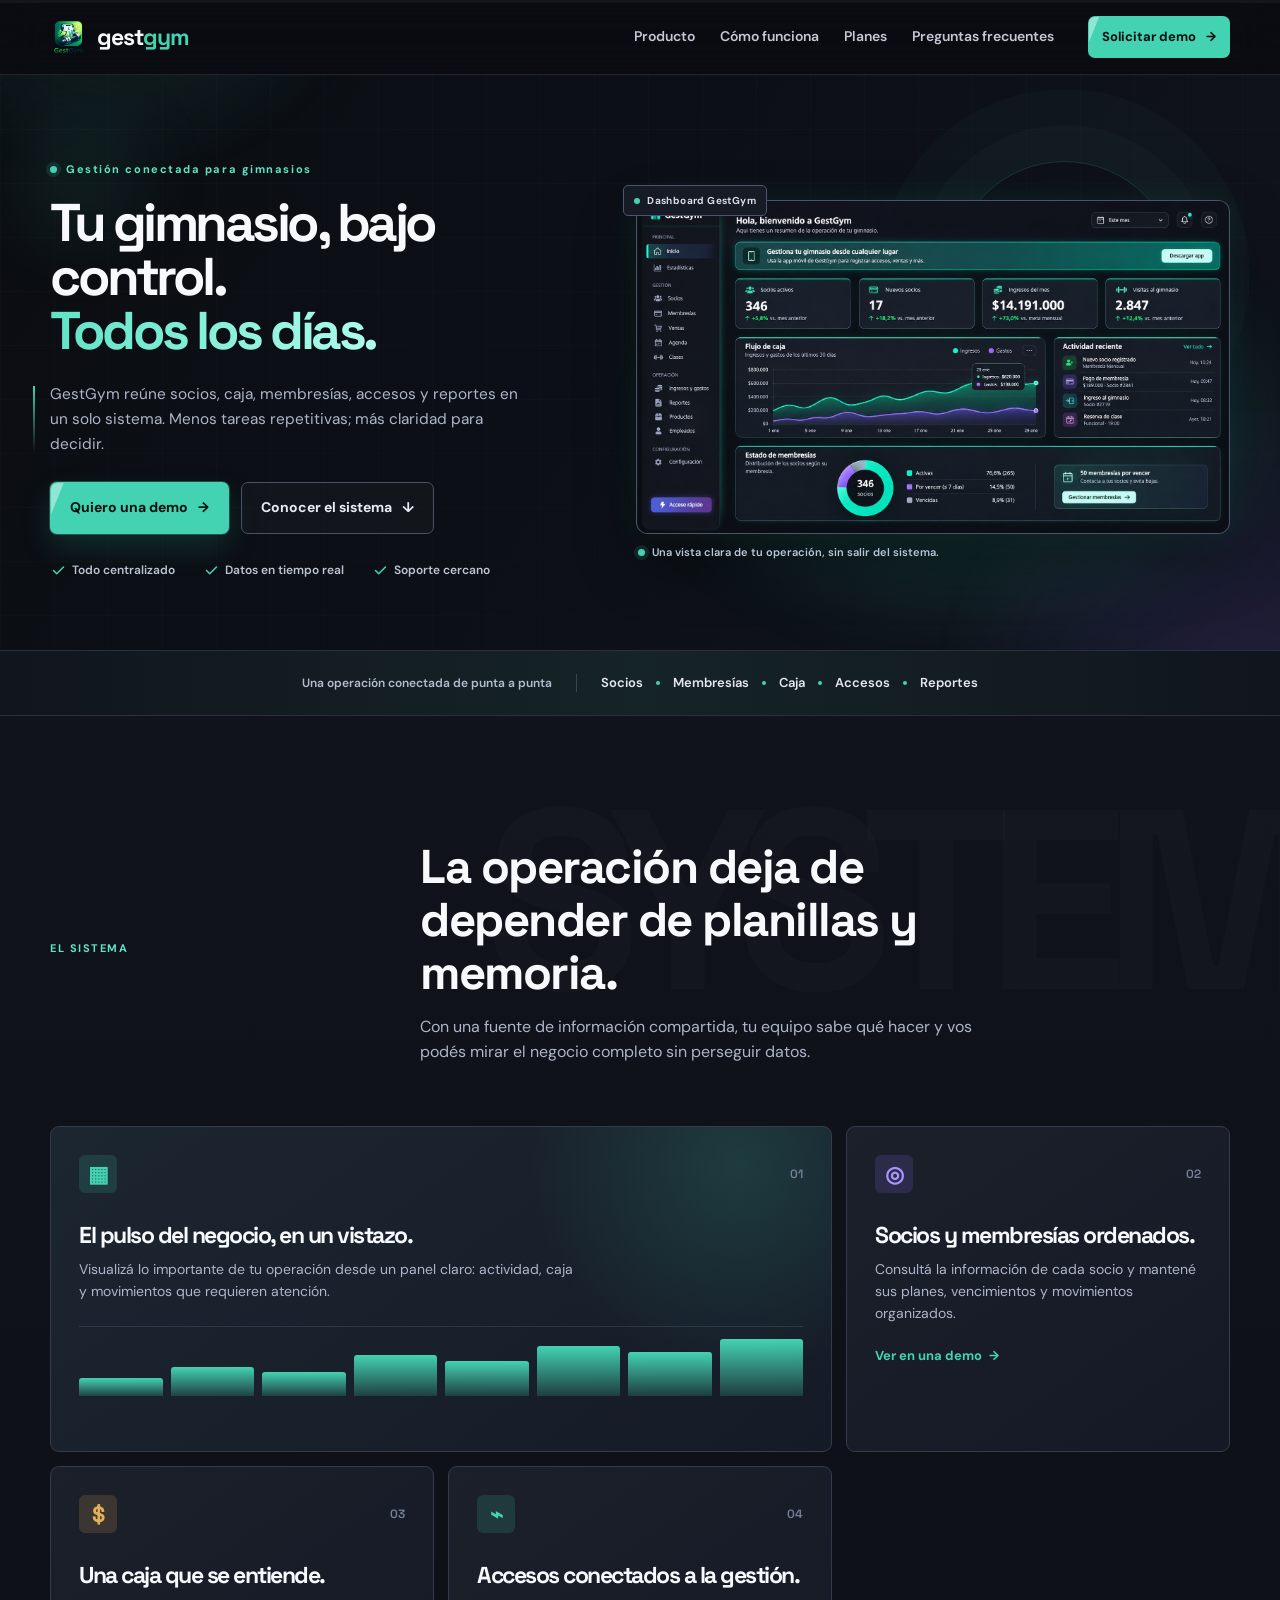
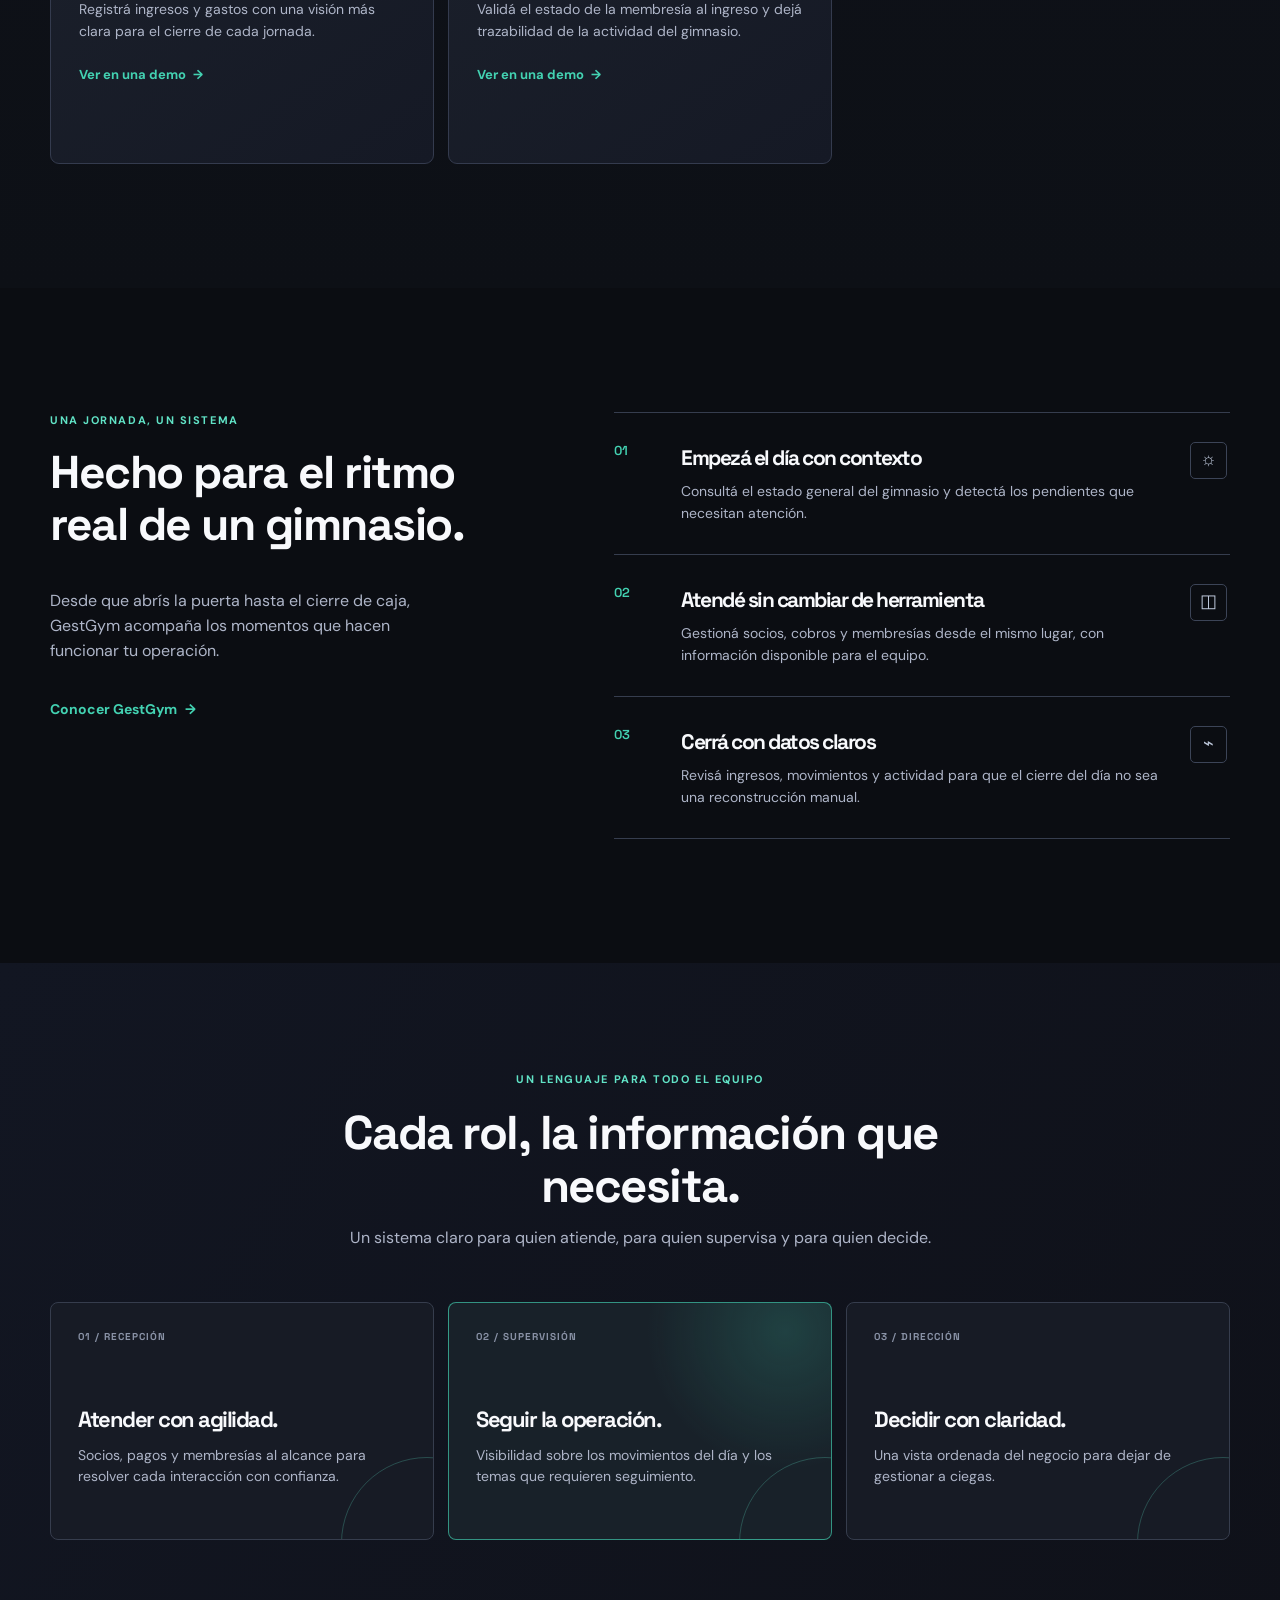
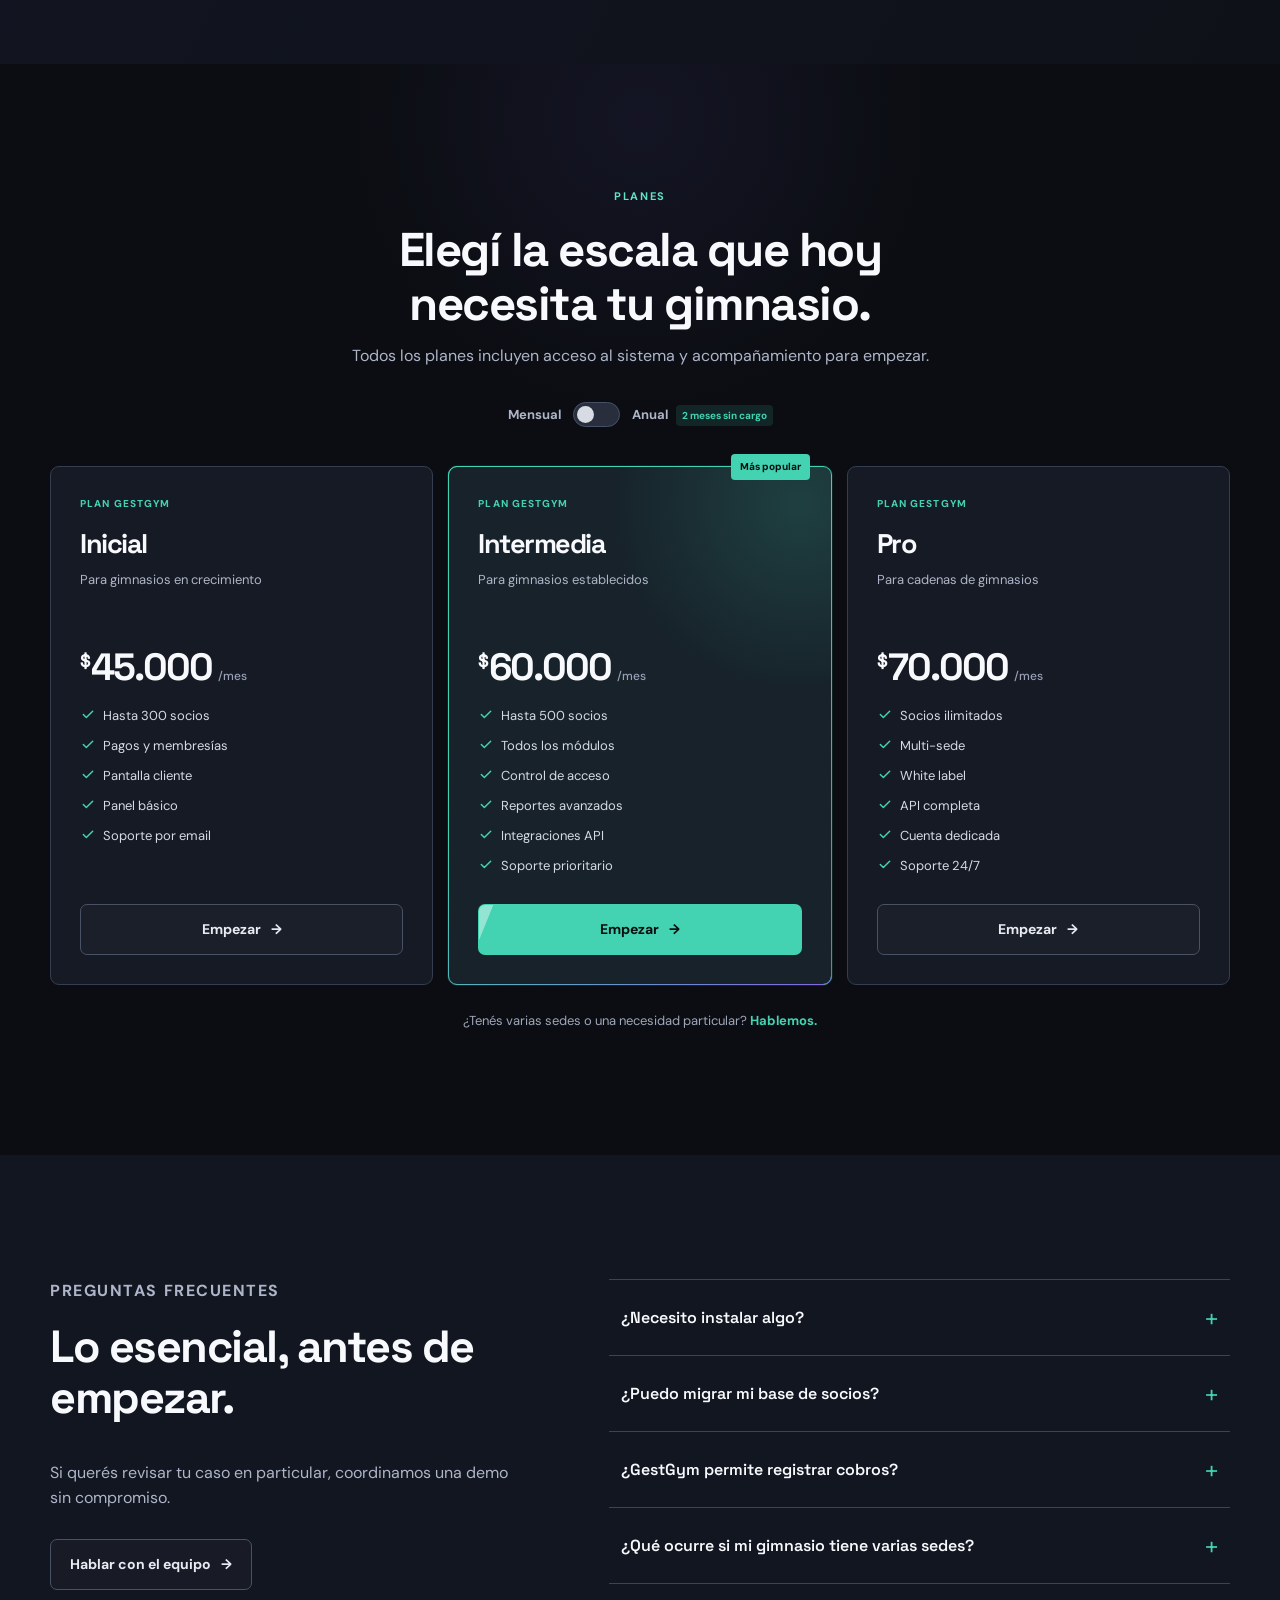
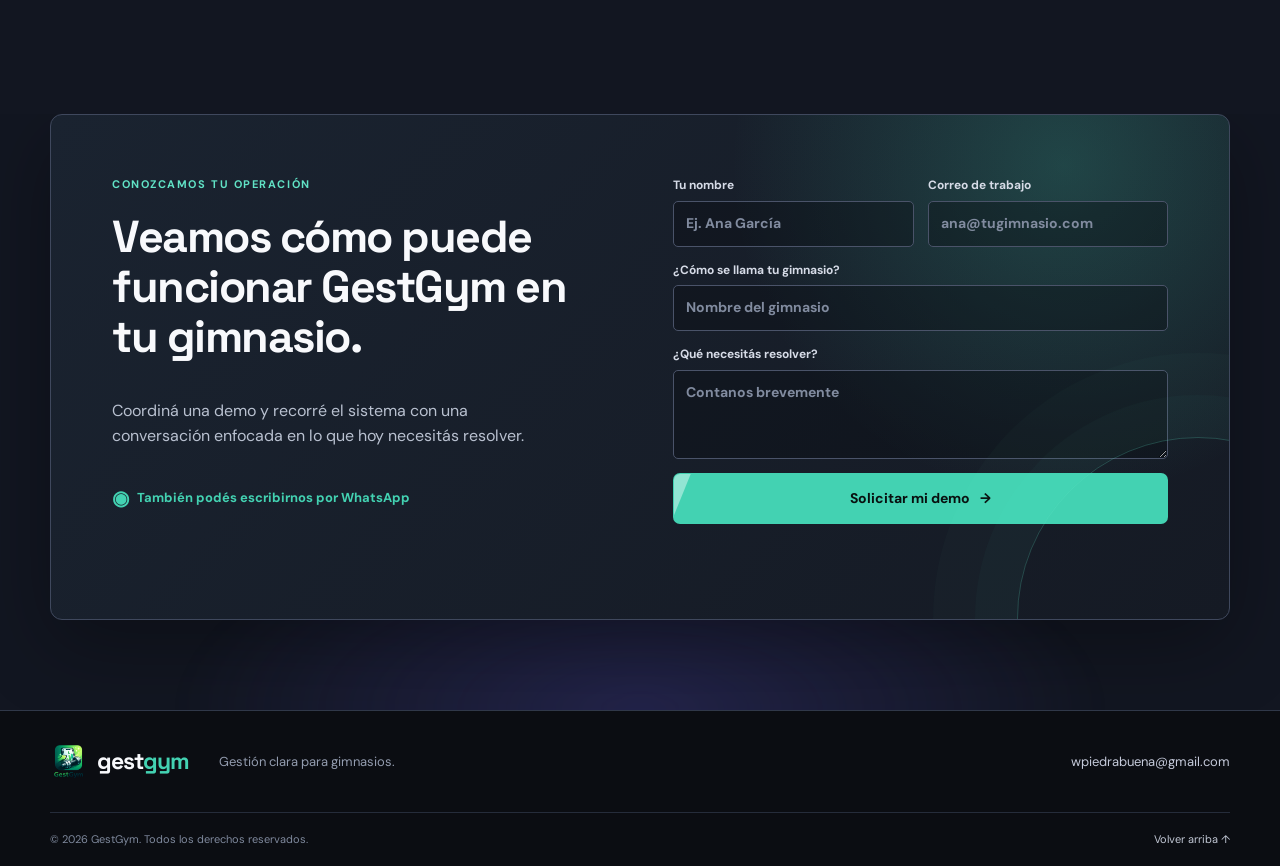
<file: public/index.html>
<!doctype html>
<html lang="es-AR">
<head>
    <meta charset="utf-8">
    <meta name="viewport" content="width=device-width, initial-scale=1">
    <meta name="theme-color" content="#0b0d12">
    <link rel="icon" href="logo-192.png" type="image/png">
    <meta name="description" content="GestGym es el sistema de gestión para gimnasios: socios, caja, membresías, accesos y reportes en una sola operación.">
    <meta name="robots" content="index, follow">
    <link rel="canonical" href="https://www.gestgym.com/">
    <meta property="og:type" content="website"><meta property="og:locale" content="es_AR"><meta property="og:site_name" content="GestGym">
    <meta property="og:title" content="GestGym | Gestión clara para gimnasios"><meta property="og:description" content="Socios, caja, membresías, accesos y reportes en una sola operación."><meta property="og:url" content="https://www.gestgym.com/"><meta property="og:image" content="https://www.gestgym.com/hero_dash.png">
    <meta name="twitter:card" content="summary_large_image">
    <title>GestGym | Sistema de gestión para gimnasios</title>
    <script type="application/ld+json">{"@context":"https://schema.org","@type":"SoftwareApplication","name":"GestGym","applicationCategory":"BusinessApplication","operatingSystem":"Web","inLanguage":"es-AR","description":"Sistema de gestión para gimnasios que reúne socios, caja, membresías, accesos y reportes.","url":"https://www.gestgym.com/"}</script>
    <link rel="preconnect" href="https://fonts.googleapis.com"><link rel="preconnect" href="https://fonts.gstatic.com" crossorigin>
    <link href="https://fonts.googleapis.com/css2?family=DM+Sans:wght@400;500;600;700&family=Space+Grotesk:wght@500;600;700&display=swap" rel="stylesheet">
    <link rel="stylesheet" href="styles.css">
</head>
<body>
    <div class="scroll-progress" aria-hidden="true"><span></span></div>
    <a class="skip-link" href="#contenido">Saltar al contenido</a>
    <header class="site-header" id="top"><div class="shell header-inner">
        <a class="brand" href="#inicio" aria-label="GestGym, inicio"><img src="logo-192.png" width="42" height="42" alt=""><span>gest<span>gym</span></span></a>
        <button class="menu-button" type="button" aria-label="Abrir menú" aria-controls="main-nav" aria-expanded="false"><span></span><span></span></button>
        <nav id="main-nav" class="main-nav" aria-label="Navegación principal"><a href="#producto">Producto</a><a href="#operacion">Cómo funciona</a><a href="#precios">Planes</a><a href="#preguntas">Preguntas frecuentes</a></nav>
        <a class="button button-small button-primary header-cta" href="#demo">Solicitar demo <span aria-hidden="true">→</span></a>
    </div></header>
    <main id="contenido">
        <section id="inicio" class="hero"><div class="hero-glow hero-glow-left"></div><div class="hero-glow hero-glow-right"></div><div class="shell hero-grid">
            <div class="hero-copy reveal"><p class="eyebrow"><span class="status-dot"></span> Gestión conectada para gimnasios</p><h1>Tu gimnasio, bajo control.<br><em>Todos los días.</em></h1><p class="hero-lead">GestGym reúne socios, caja, membresías, accesos y reportes en un solo sistema. Menos tareas repetitivas; más claridad para decidir.</p><div class="hero-actions"><a class="button button-primary magnetic-button" href="#demo">Quiero una demo <span aria-hidden="true">→</span></a><a class="button button-ghost" href="#producto">Conocer el sistema <span aria-hidden="true">↓</span></a></div><ul class="hero-proof" aria-label="Beneficios principales"><li><svg aria-hidden="true" viewBox="0 0 24 24"><path d="m5 12 4.5 4.5L19 7"/></svg> Todo centralizado</li><li><svg aria-hidden="true" viewBox="0 0 24 24"><path d="m5 12 4.5 4.5L19 7"/></svg> Datos en tiempo real</li><li><svg aria-hidden="true" viewBox="0 0 24 24"><path d="m5 12 4.5 4.5L19 7"/></svg> Soporte cercano</li></ul></div>
            <div class="product-stage reveal" aria-label="Panel de gestión de GestGym"><div class="stage-label"><span></span> Dashboard GestGym</div><div class="stage-frame"><img src="hero-dashboard-v2.png" width="1670" height="940" fetchpriority="high" alt="Dashboard de GestGym con socios, ingresos, actividad reciente y estado de membresías"></div><p class="product-caption"><span></span> Una vista clara de tu operación, sin salir del sistema.</p></div>
        </div></section>
        <section class="operating-strip" aria-label="Áreas que centraliza GestGym"><div class="shell"><p>Una operación conectada de punta a punta</p><div class="strip-items"><span>Socios</span><i></i><span>Membresías</span><i></i><span>Caja</span><i></i><span>Accesos</span><i></i><span>Reportes</span></div></div></section>
        <section id="producto" class="section system-section"><div class="shell"><div class="section-intro split-intro reveal"><p class="eyebrow">EL SISTEMA</p><div><h2>La operación deja de depender de planillas y memoria.</h2><p>Con una fuente de información compartida, tu equipo sabe qué hacer y vos podés mirar el negocio completo sin perseguir datos.</p></div></div><div class="system-grid">
            <article class="system-card featured-card reveal"><div class="card-top"><span class="icon-box teal">▦</span><span class="card-index">01</span></div><h3>El pulso del negocio, en un vistazo.</h3><p>Visualizá lo importante de tu operación desde un panel claro: actividad, caja y movimientos que requieren atención.</p><div class="mini-chart" aria-hidden="true"><span style="height:30%"></span><span style="height:48%"></span><span style="height:40%"></span><span style="height:68%"></span><span style="height:57%"></span><span style="height:83%"></span><span style="height:73%"></span><span style="height:94%"></span></div></article>
            <article class="system-card reveal"><div class="card-top"><span class="icon-box violet">◎</span><span class="card-index">02</span></div><h3>Socios y membresías ordenados.</h3><p>Consultá la información de cada socio y mantené sus planes, vencimientos y movimientos organizados.</p><a href="#demo">Ver en una demo <span>→</span></a></article>
            <article class="system-card reveal"><div class="card-top"><span class="icon-box amber">$</span><span class="card-index">03</span></div><h3>Una caja que se entiende.</h3><p>Registrá ingresos y gastos con una visión más clara para el cierre de cada jornada.</p><a href="#demo">Ver en una demo <span>→</span></a></article>
            <article class="system-card reveal"><div class="card-top"><span class="icon-box teal">⌁</span><span class="card-index">04</span></div><h3>Accesos conectados a la gestión.</h3><p>Validá el estado de la membresía al ingreso y dejá trazabilidad de la actividad del gimnasio.</p><a href="#demo">Ver en una demo <span>→</span></a></article>
        </div></div></section>
        <section id="operacion" class="section workflow-section"><div class="shell workflow-layout"><div class="workflow-sticky reveal"><p class="eyebrow">UNA JORNADA, UN SISTEMA</p><h2>Hecho para el ritmo real de un gimnasio.</h2><p>Desde que abrís la puerta hasta el cierre de caja, GestGym acompaña los momentos que hacen funcionar tu operación.</p><a class="text-link" href="#demo">Conocer GestGym <span>→</span></a></div><div class="workflow-list"><article class="workflow-item reveal"><span class="workflow-number">01</span><div><h3>Empezá el día con contexto</h3><p>Consultá el estado general del gimnasio y detectá los pendientes que necesitan atención.</p></div><span class="workflow-icon">☼</span></article><article class="workflow-item reveal"><span class="workflow-number">02</span><div><h3>Atendé sin cambiar de herramienta</h3><p>Gestioná socios, cobros y membresías desde el mismo lugar, con información disponible para el equipo.</p></div><span class="workflow-icon">◫</span></article><article class="workflow-item reveal"><span class="workflow-number">03</span><div><h3>Cerrá con datos claros</h3><p>Revisá ingresos, movimientos y actividad para que el cierre del día no sea una reconstrucción manual.</p></div><span class="workflow-icon">⌁</span></article></div></div></section>
        <section class="section roles-section"><div class="shell"><div class="section-intro centered reveal"><p class="eyebrow">UN LENGUAJE PARA TODO EL EQUIPO</p><h2>Cada rol, la información que necesita.</h2><p>Un sistema claro para quien atiende, para quien supervisa y para quien decide.</p></div><div class="roles-grid"><article class="role-card reveal"><span>01 / RECEPCIÓN</span><h3>Atender con agilidad.</h3><p>Socios, pagos y membresías al alcance para resolver cada interacción con confianza.</p></article><article class="role-card role-card-highlight reveal"><span>02 / SUPERVISIÓN</span><h3>Seguir la operación.</h3><p>Visibilidad sobre los movimientos del día y los temas que requieren seguimiento.</p></article><article class="role-card reveal"><span>03 / DIRECCIÓN</span><h3>Decidir con claridad.</h3><p>Una vista ordenada del negocio para dejar de gestionar a ciegas.</p></article></div></div></section>
        <section id="precios" class="section pricing-section"><div class="shell"><div class="section-intro centered reveal"><p class="eyebrow">PLANES</p><h2>Elegí la escala que hoy necesita tu gimnasio.</h2><p>Todos los planes incluyen acceso al sistema y acompañamiento para empezar.</p></div><div class="billing-toggle reveal"><span>Mensual</span><button id="pricingToggle" type="button" aria-label="Alternar precios mensuales y anuales" aria-pressed="false"><span></span></button><span>Anual <b>2 meses sin cargo</b></span></div><div class="pricing-grid" id="pricingGrid" aria-live="polite"></div><p class="pricing-footnote">¿Tenés varias sedes o una necesidad particular? <a href="#demo">Hablemos.</a></p></div></section>
        <section id="preguntas" class="section faq-section"><div class="shell faq-layout"><div class="reveal"><p class="eyebrow">PREGUNTAS FRECUENTES</p><h2>Lo esencial, antes de empezar.</h2><p>Si querés revisar tu caso en particular, coordinamos una demo sin compromiso.</p><a class="button button-ghost" href="#demo">Hablar con el equipo <span>→</span></a></div><div class="faq-list reveal"><details><summary>¿Necesito instalar algo?<span>+</span></summary><p>No. GestGym funciona desde el navegador para que puedas acceder a la gestión desde los dispositivos autorizados.</p></details><details><summary>¿Puedo migrar mi base de socios?<span>+</span></summary><p>Sí. Durante la demo revisamos tu caso y la forma de preparar la información de tus socios para el inicio.</p></details><details><summary>¿GestGym permite registrar cobros?<span>+</span></summary><p>Sí. El sistema contempla la gestión de pagos y membresías para que los movimientos queden ordenados dentro de la operación.</p></details><details><summary>¿Qué ocurre si mi gimnasio tiene varias sedes?<span>+</span></summary><p>Contanos cómo está organizada tu operación. En una demo podemos mostrarte el plan que mejor se adapta a tu estructura.</p></details></div></div></section>
        <section id="demo" class="demo-section"><div class="shell demo-box reveal"><div class="demo-copy"><p class="eyebrow">CONOZCAMOS TU OPERACIÓN</p><h2>Veamos cómo puede funcionar GestGym en tu gimnasio.</h2><p>Coordiná una demo y recorré el sistema con una conversación enfocada en lo que hoy necesitás resolver.</p><a class="whatsapp-link" href="https://wa.me/5491131365260?text=Hola%2C%20quiero%20conocer%20GestGym" target="_blank" rel="noopener noreferrer"><span>◉</span> También podés escribirnos por WhatsApp</a></div><form id="demoForm" class="demo-form" action="https://api.web3forms.com/submit" method="POST" novalidate><input type="hidden" name="access_key" value="cbc87930-ddf4-47d3-9d2a-d54eeae03ed0"><input type="hidden" name="subject" value="Nueva consulta desde GestGym"><input type="hidden" name="from_name" value="GestGym - nuevo contacto"><input type="checkbox" name="botcheck" class="honeypot" tabindex="-1" autocomplete="off"><label>Tu nombre<input id="name" name="nombre" autocomplete="name" required placeholder="Ej. Ana García"></label><label>Correo de trabajo<input id="email" name="email" autocomplete="email" type="email" required placeholder="ana@tugimnasio.com"></label><label class="form-full">¿Cómo se llama tu gimnasio?<input id="gym" name="gimnasio" required placeholder="Nombre del gimnasio"></label><label class="form-full">¿Qué necesitás resolver?<textarea id="message" name="mensaje" rows="3" required placeholder="Contanos brevemente"></textarea></label><button class="button button-primary form-full" type="submit">Solicitar mi demo <span aria-hidden="true">→</span></button><p id="formStatus" class="form-status form-full" role="status"></p></form></div></section>
    </main>
    <footer class="site-footer"><div class="shell footer-top"><a class="brand" href="#inicio"><img src="logo-192.png" width="42" height="42" alt=""><span>gest<span>gym</span></span></a><p>Gestión clara para gimnasios.</p><a href="mailto:wpiedrabuena@gmail.com">wpiedrabuena@gmail.com</a></div><div class="shell footer-bottom"><span>© 2026 GestGym. Todos los derechos reservados.</span><a href="#top">Volver arriba ↑</a></div></footer>
    <script src="pricingPlans.js"></script><script src="app.js"></script>
</body></html>
</file>
<file: public/styles.css>
/* GestGym landing — visual language aligned to the product dashboard */
:root{--ink:#0b0d12;--ink-2:#10131b;--surface:#171b26;--surface-2:#202533;--line:#343b4e;--muted:#aeb5c8;--white:#f8f9fc;--teal:#43d2b2;--teal-bright:#61e3c6;--violet:#8469e7;--amber:#e5ae58;--font:'DM Sans',Arial,sans-serif;--display:'Space Grotesk','DM Sans',sans-serif;--shell:1180px}
*{box-sizing:border-box}html{scroll-behavior:smooth}body{margin:0;background:var(--ink);color:var(--white);font-family:var(--font);line-height:1.55;overflow-x:hidden}body.menu-open{overflow:hidden}a{color:inherit;text-decoration:none}img{display:block;max-width:100%}button,input,textarea{font:inherit}.shell{width:min(var(--shell),calc(100% - 48px));margin:auto}.skip-link{position:fixed;z-index:1000;top:-100px;left:24px;padding:10px 14px;background:#fff;color:#000;border-radius:0 0 6px 6px}.skip-link:focus{top:0}.site-header{position:sticky;top:0;z-index:30;background:rgba(11,13,18,.84);border-bottom:1px solid rgba(86,95,118,.28);backdrop-filter:blur(20px)}.header-inner{height:74px;display:flex;align-items:center;gap:30px}.brand{display:flex;align-items:center;gap:10px;font:700 23px/1 var(--display);letter-spacing:-1px}.brand img{width:37px;height:37px;object-fit:contain}.brand>span>span{color:var(--teal)}.main-nav{display:flex;gap:25px;margin-left:auto}.main-nav a{font-size:14px;font-weight:600;color:#c4c8d4;transition:color .2s}.main-nav a:hover{color:var(--teal-bright)}.menu-button{display:none}.button{display:inline-flex;align-items:center;justify-content:center;gap:10px;border:1px solid transparent;border-radius:7px;padding:14px 19px;font-size:14px;font-weight:700;transition:transform .2s,background .2s,border .2s;cursor:pointer}.button:hover{transform:translateY(-2px)}.button-primary{color:#08100f;background:var(--teal)}.button-primary:hover{background:var(--teal-bright);box-shadow:0 10px 28px rgba(67,210,178,.19)}.button-ghost{color:#e8ebf2;border-color:#495165;background:rgba(255,255,255,.025)}.button-ghost:hover{border-color:#818aa0;background:rgba(255,255,255,.07)}.button-small{padding:10px 13px;font-size:13px}.header-cta{margin-left:4px}
.hero{position:relative;isolation:isolate;overflow:hidden;padding:96px 0 86px;background:linear-gradient(120deg,#0b0d12 0%,#0c1016 47%,#10131b 100%)}.hero-glow{position:absolute;z-index:-1;border-radius:50%;filter:blur(1px);pointer-events:none}.hero-glow-left{width:600px;height:600px;top:-470px;left:-180px;background:radial-gradient(circle,rgba(64,202,175,.18),transparent 66%)}.hero-glow-right{width:750px;height:600px;right:-350px;bottom:-360px;background:radial-gradient(circle,rgba(94,76,174,.24),transparent 68%)}.hero-grid{display:grid;grid-template-columns:.86fr 1.14fr;align-items:center;gap:68px}.eyebrow{display:flex;align-items:center;gap:9px;margin:0 0 18px;color:var(--teal-bright);font-size:11px;font-weight:700;letter-spacing:1.55px}.status-dot{width:7px;height:7px;background:var(--teal);border-radius:100%;box-shadow:0 0 0 4px rgba(67,210,178,.13)}h1,h2,h3,p{margin-top:0}h1,h2,h3{font-family:var(--display);letter-spacing:-1.5px}h1{margin-bottom:23px;font-size:clamp(42px,5vw,65px);line-height:1.04;letter-spacing:-3.5px}h1 em{font-style:normal;color:var(--teal)}.hero-lead{max-width:510px;margin-bottom:31px;font-size:18px;color:var(--muted);line-height:1.64}.hero-actions{display:flex;flex-wrap:wrap;gap:12px}.hero-proof{display:flex;flex-wrap:wrap;gap:15px 20px;margin:27px 0 0;padding:0;list-style:none;color:#bdc4d3;font-size:12px;font-weight:600}.hero-proof li{display:flex;align-items:center;gap:5px}.hero-proof svg,.price-card li svg{width:17px;height:17px;fill:none;stroke:var(--teal);stroke-width:2.2;stroke-linecap:round;stroke-linejoin:round}.product-stage{position:relative;min-width:0;padding:21px 0 21px 19px}.stage-frame{overflow:hidden;border:1px solid rgba(120,137,170,.55);border-radius:11px;background:#11141c;box-shadow:0 25px 60px rgba(0,0,0,.46),0 0 44px rgba(62,212,180,.12)}.stage-frame img{width:100%;aspect-ratio:2.1;object-fit:cover;object-position:top left}.stage-label{position:absolute;z-index:2;top:0;left:0;display:flex;align-items:center;gap:7px;border:1px solid #4d566e;border-radius:5px;padding:7px 10px;background:#171b25;color:#d7dbea;font-size:10px;font-weight:700;letter-spacing:.4px}.stage-label span{width:6px;height:6px;border-radius:50%;background:var(--teal)}.stage-note{position:absolute;z-index:2;display:flex;align-items:center;gap:9px;padding:10px 12px;border:1px solid rgba(106,118,146,.55);border-radius:7px;background:rgba(20,24,34,.95);box-shadow:0 14px 28px rgba(0,0,0,.28);font-size:10px;line-height:1.25}.stage-note b,.stage-note small{display:block}.stage-note b{font-size:10px}.stage-note small{margin-top:3px;color:#aeb6c9}.stage-note-top{right:-12px;top:19%}.stage-note-bottom{left:-10px;bottom:0}.note-icon{display:grid;place-items:center;width:25px;height:25px;border-radius:4px;background:rgba(67,210,178,.16);color:var(--teal);font-size:17px}.signal{width:8px;height:8px;border-radius:50%;background:var(--teal);box-shadow:0 0 0 4px rgba(67,210,178,.12)}
.operating-strip{border-top:1px solid #2a3040;border-bottom:1px solid #2a3040;background:#11141c}.operating-strip .shell{min-height:77px;display:flex;align-items:center;gap:40px}.operating-strip p{margin:0;color:#9aa3b7;font-size:12px;font-weight:600}.strip-items{display:flex;align-items:center;gap:17px;color:#e6e8ee;font-size:13px;font-weight:600}.strip-items i{width:4px;height:4px;border-radius:50%;background:var(--teal)}.section{padding:124px 0}.system-section{background:linear-gradient(180deg,#10131b,#0d1016)}.section-intro h2{font-size:clamp(32px,3.7vw,48px);line-height:1.12}.section-intro>p:last-child,.section-intro div>p,.faq-layout>div>p{color:var(--muted);font-size:16px}.split-intro{display:grid;grid-template-columns:1fr 2fr;gap:65px;max-width:980px;margin-bottom:61px}.split-intro .eyebrow{padding-top:11px}.split-intro h2{max-width:690px;margin-bottom:16px}.split-intro div>p{max-width:590px;margin-bottom:0}.system-grid{display:grid;grid-template-columns:repeat(3,1fr);gap:14px}.system-card{min-height:298px;padding:28px;border:1px solid var(--line);border-radius:9px;background:linear-gradient(145deg,#1b202b,#151925);transition:transform .25s,border .25s}.system-card:hover{transform:translateY(-5px);border-color:#647089}.system-card.featured-card{grid-column:span 2;min-height:326px;background:radial-gradient(circle at 88% 12%,rgba(59,205,175,.16),transparent 28%),linear-gradient(145deg,#1c2630,#151b26)}.card-top{display:flex;justify-content:space-between;align-items:center;margin-bottom:29px}.icon-box{display:grid;place-items:center;width:38px;height:38px;border-radius:6px;font:700 22px/1 var(--display)}.teal{background:rgba(67,210,178,.14);color:var(--teal)}.violet{background:rgba(132,105,231,.17);color:#a995ff}.amber{background:rgba(229,174,88,.16);color:var(--amber)}.card-index{color:#778098;font:600 12px var(--display)}.system-card h3{max-width:470px;margin-bottom:11px;font-size:23px;line-height:1.15}.system-card p{max-width:500px;color:var(--muted);font-size:14px}.system-card a{display:inline-flex;margin-top:8px;color:var(--teal);font-size:13px;font-weight:700}.system-card a span{margin-left:7px}.mini-chart{display:flex;align-items:end;gap:8px;height:70px;margin-top:23px;padding:9px 0 0;border-top:1px solid rgba(123,135,163,.22)}.mini-chart span{display:block;flex:1;min-width:10px;border-radius:3px 3px 0 0;background:linear-gradient(180deg,var(--teal),rgba(67,210,178,.18))}
.workflow-section{background:#0b0d12}.workflow-layout{display:grid;grid-template-columns:.86fr 1.14fr;gap:100px}.workflow-sticky h2{font-size:clamp(32px,3.6vw,46px);line-height:1.13}.workflow-sticky>p:not(.eyebrow){max-width:390px;color:var(--muted);font-size:16px}.text-link{display:inline-flex;gap:8px;margin-top:20px;color:var(--teal);font-size:14px;font-weight:700}.workflow-list{border-top:1px solid #363d4e}.workflow-item{display:grid;grid-template-columns:49px 1fr 40px;gap:18px;padding:29px 0;border-bottom:1px solid #363d4e}.workflow-number{color:var(--teal);font:600 13px var(--display)}.workflow-item h3{margin-bottom:7px;font-size:21px}.workflow-item p{margin:0;color:var(--muted);font-size:14px}.workflow-icon{display:grid;place-items:center;width:37px;height:37px;border:1px solid #3c4457;border-radius:5px;color:#bdc7da;font-size:18px}.roles-section{padding-top:108px;background:linear-gradient(120deg,#121622,#0f1119)}.centered{max-width:660px;margin:0 auto 52px;text-align:center}.centered .eyebrow{justify-content:center}.centered h2{margin-bottom:14px}.centered>p:last-child{margin-bottom:0}.roles-grid{display:grid;grid-template-columns:repeat(3,1fr);gap:14px}.role-card{min-height:238px;padding:27px;border:1px solid #363d4d;border-radius:8px;background:#171b25}.role-card-highlight{border-color:rgba(67,210,178,.65);background:radial-gradient(circle at 88% 12%,rgba(67,210,178,.18),transparent 35%),#182129}.role-card>span{display:block;margin-bottom:59px;color:#8992a6;font:700 10px var(--display);letter-spacing:1px}.role-card h3{font-size:22px;margin-bottom:8px}.role-card p{margin:0;color:var(--muted);font-size:14px}
.pricing-section{background:#0b0d12}.billing-toggle{display:flex;align-items:center;justify-content:center;gap:12px;margin:-18px 0 39px;color:#aeb5c7;font-size:13px;font-weight:700}.billing-toggle b{margin-left:5px;border-radius:4px;padding:4px 6px;background:rgba(67,210,178,.13);color:var(--teal);font-size:10px}.billing-toggle button{position:relative;width:47px;height:25px;padding:0;border:1px solid #465066;border-radius:100px;background:#282e3c;cursor:pointer}.billing-toggle button span{position:absolute;top:3px;left:3px;width:17px;height:17px;border-radius:50%;background:#d7dbe3;transition:transform .2s}.billing-toggle button.is-annual{background:#267c6c;border-color:var(--teal)}.billing-toggle button.is-annual span{transform:translateX(20px);background:#fff}.pricing-grid{display:grid;grid-template-columns:repeat(3,1fr);gap:15px;align-items:stretch}.price-card{position:relative;display:flex;flex-direction:column;min-height:470px;padding:29px;border:1px solid #353d50;border-radius:9px;background:#161a24}.price-card.is-featured{border:1px solid var(--teal);background:radial-gradient(circle at 92% 7%,rgba(67,210,178,.17),transparent 32%),#17222a;box-shadow:0 0 0 1px rgba(67,210,178,.11)}.price-badge{position:absolute;top:-13px;right:21px;margin:0;border-radius:4px;padding:5px 9px;background:var(--teal);color:#07100e;font-size:10px;font-weight:800}.plan-kicker{margin-bottom:11px;color:var(--teal);font-size:10px;font-weight:800;letter-spacing:1.1px}.price-card h3{margin-bottom:5px;font-size:27px}.plan-summary{min-height:42px;color:var(--muted);font-size:13px}.price{display:flex;align-items:baseline;margin:23px 0 20px;font:700 38px/1 var(--display);letter-spacing:-2px}.price>span{font-size:18px;align-self:flex-start;margin-top:4px;margin-right:2px}.price small{margin-left:6px;color:#99a2b7;font:500 12px var(--font);letter-spacing:0}.price-card ul{display:grid;gap:10px;margin:0 0 27px;padding:0;list-style:none}.price-card li{display:flex;align-items:flex-start;gap:7px;color:#d6dae4;font-size:13px}.price-card li svg{width:16px;flex:0 0 16px}.price-card .button{margin-top:auto}.pricing-footnote{margin:26px 0 0;color:#9ea7bb;text-align:center;font-size:13px}.pricing-footnote a{color:var(--teal);font-weight:700}
.faq-section{background:#121621}.faq-layout{display:grid;grid-template-columns:.85fr 1.15fr;gap:100px}.faq-layout h2{font-size:clamp(32px,3.7vw,45px);line-height:1.13}.faq-layout .button{margin-top:12px}.faq-list{border-top:1px solid #3b4354}.faq-list details{border-bottom:1px solid #3b4354}.faq-list summary{display:flex;align-items:center;justify-content:space-between;gap:20px;padding:22px 0;cursor:pointer;font:600 16px var(--display);list-style:none}.faq-list summary::-webkit-details-marker{display:none}.faq-list summary span{color:var(--teal);font:400 24px var(--font);transition:transform .2s}.faq-list details[open] summary span{transform:rotate(45deg)}.faq-list details p{max-width:590px;margin:-4px 38px 20px 0;color:var(--muted);font-size:14px}.demo-section{padding:0 0 90px;background:#121621}.demo-box{display:grid;grid-template-columns:1fr 1fr;gap:66px;padding:61px;border:1px solid #3f485d;border-radius:12px;background:radial-gradient(circle at 86% 10%,rgba(67,210,178,.22),transparent 30%),linear-gradient(135deg,#1a2330,#151a24)}.demo-copy h2{max-width:470px;font-size:clamp(31px,3.5vw,45px);line-height:1.12}.demo-copy>p:not(.eyebrow){max-width:420px;color:#b9c1d0;font-size:16px}.whatsapp-link{display:inline-flex;align-items:center;gap:8px;margin-top:18px;color:var(--teal);font-size:13px;font-weight:700}.whatsapp-link span{font-size:20px}.demo-form{display:grid;grid-template-columns:1fr 1fr;gap:14px}.demo-form label{display:grid;gap:6px;color:#d6dbe7;font-size:12px;font-weight:700}.demo-form input,.demo-form textarea{width:100%;border:1px solid #4a5369;border-radius:5px;padding:11px 12px;outline:0;background:rgba(7,10,15,.35);color:#fff;font-size:14px;resize:vertical}.demo-form input::placeholder,.demo-form textarea::placeholder{color:#818b9f}.demo-form input:focus,.demo-form textarea:focus{border-color:var(--teal);box-shadow:0 0 0 3px rgba(67,210,178,.1)}.form-full{grid-column:1/-1}.demo-form .button{width:100%}.form-status{min-height:20px;margin:0;color:#f4a9ae;font-size:12px}.form-status.is-success{color:var(--teal)}.honeypot{position:absolute!important;width:1px!important;height:1px!important;overflow:hidden!important;clip:rect(1px,1px,1px,1px)!important}.site-footer{border-top:1px solid #303849;background:#0b0d12}.footer-top{display:flex;align-items:center;gap:30px;padding:32px 0}.footer-top p{margin:0 auto 0 0;color:#939caf;font-size:13px}.footer-top>a:last-child{color:#c5cada;font-size:13px}.footer-bottom{display:flex;justify-content:space-between;border-top:1px solid #252c3a;padding:18px 0;color:#7f899d;font-size:11px}.footer-bottom a{color:#c1c7d4}.reveal{opacity:0;transform:translateY(20px);transition:opacity .6s ease,transform .6s ease}.reveal.is-visible{opacity:1;transform:none}@media (prefers-reduced-motion:reduce){html{scroll-behavior:auto}.reveal{opacity:1;transform:none;transition:none}.button{transition:none}}
@media(max-width:900px){.header-cta{display:none}.menu-button{display:grid;gap:5px;margin-left:auto;padding:7px;border:0;background:none}.menu-button span{display:block;width:22px;height:2px;background:#d9dde5}.main-nav{position:absolute;top:74px;right:0;left:0;display:none;flex-direction:column;gap:0;margin:0;padding:10px 24px 18px;border-bottom:1px solid #303849;background:#11141c}.main-nav.is-open{display:flex}.main-nav a{padding:12px 0}.hero{padding:72px 0}.hero-grid,.workflow-layout,.faq-layout{grid-template-columns:1fr;gap:47px}.hero-copy{max-width:640px}.product-stage{max-width:670px;width:calc(100% - 18px);margin-left:9px}.operating-strip .shell{min-height:unset;display:block;padding:19px 0}.operating-strip p{margin-bottom:10px}.strip-items{gap:10px;flex-wrap:wrap}.split-intro{grid-template-columns:1fr;gap:8px}.split-intro .eyebrow{padding-top:0}.system-grid{grid-template-columns:1fr 1fr}.system-card.featured-card{grid-column:span 2}.roles-grid{grid-template-columns:1fr}.role-card{min-height:auto}.role-card>span{margin-bottom:35px}.pricing-grid{grid-template-columns:1fr;max-width:500px;margin:auto}.price-card{min-height:0}.demo-box{grid-template-columns:1fr;gap:36px;padding:42px}.footer-top{flex-wrap:wrap;gap:15px}.footer-top p{width:100%;order:3}.footer-bottom{gap:15px}}
@media(max-width:560px){.shell{width:min(100% - 34px,var(--shell))}.site-header .shell{width:min(100% - 34px,var(--shell))}.hero{padding:58px 0 59px}h1{font-size:42px;letter-spacing:-2.5px}.hero-lead{font-size:16px}.hero-actions .button{width:100%}.hero-proof{display:grid;gap:9px}.product-stage{padding:18px 0 18px 10px}.stage-note{display:none}.stage-label{font-size:9px}.operating-strip{display:none}.section{padding:80px 0}.system-grid{grid-template-columns:1fr}.system-card.featured-card{grid-column:auto;min-height:0}.system-card{min-height:0;padding:23px}.workflow-layout,.faq-layout{gap:37px}.workflow-item{grid-template-columns:35px 1fr;gap:12px}.workflow-icon{display:none}.roles-section{padding-top:78px}.pricing-section .centered{margin-bottom:45px}.billing-toggle{margin-top:-22px}.demo-section{padding-bottom:52px}.demo-box{width:100%;border-radius:0;padding:35px 17px}.demo-form{grid-template-columns:1fr}.demo-form label{grid-column:1/-1}.footer-bottom{flex-direction:column}.footer-top{padding:26px 0}.footer-top>a:last-child{font-size:12px}}
body:not(.has-js) .reveal{opacity:1;transform:none}

/* Mobile hero: show the dashboard first, then one focused call to action. */
@media (max-width:700px){.hero-grid{display:flex;flex-direction:column;gap:20px}.product-stage{order:1}.hero-copy{order:2;width:100%;padding:0!important}.hero-copy>.eyebrow,.hero-copy>h1,.hero-copy>.hero-lead,.hero-copy>.hero-proof,.stage-label,.product-caption{display:none}.hero-actions{display:block;width:100%;margin:0}.hero-actions .button-primary{display:flex;width:100%;min-height:56px;font-size:16px}.hero-actions .button-ghost{display:none}.product-stage{max-width:none;width:100%;padding:0}.stage-frame{border-radius:10px}}
.hero{min-height:0!important}

/* Center both hero columns as one balanced composition. */
@media (min-width:901px){body .hero-grid{align-items:center!important}body .hero-copy{align-self:center!important;padding-top:0!important}body .product-stage{justify-self:center!important;align-self:center!important}}

/* Keep the hero copy high and the generated dashboard fully visible. */
.stage-frame{aspect-ratio:16/9!important;overflow:hidden}.stage-frame img{width:100%!important;height:100%!important;max-height:none!important;aspect-ratio:auto!important;object-fit:contain!important;object-position:center!important}@media (min-width:901px){.hero-grid{align-items:start!important}.hero-copy{align-self:start;padding-top:clamp(62px,7.4vw,122px)}.product-stage{align-self:start;transform:none!important;animation:none!important}.product-stage:hover{transform:translateY(-4px)!important}}@media (max-width:900px){.hero-copy{padding-top:0}.product-stage{transform:none!important;animation:none!important}}

/* Hero composition: contained in the first viewport and centered at every breakpoint. */
.hero{min-height:0;padding:clamp(42px,5.1vw,74px) 0 clamp(28px,3.5vw,52px)}.hero-grid{grid-template-columns:minmax(0,.91fr) minmax(0,1.09fr);gap:clamp(34px,5.2vw,72px)}.hero h1{font-size:clamp(42px,4.15vw,60px);line-height:1.02}.hero-lead{max-width:475px;font-size:clamp(15px,1.2vw,17px);margin-bottom:25px}.hero-proof{margin-top:22px}.product-stage{width:100%;max-width:700px;justify-self:end;padding:15px 0 27px 13px}.stage-frame{border-radius:12px;box-shadow:0 26px 60px rgba(0,0,0,.42),0 0 34px rgba(62,212,180,.11)}.stage-frame img{aspect-ratio:16/9;object-fit:cover;object-position:center}.stage-label{top:0;left:0}.product-caption{position:absolute;bottom:0;left:15px;display:flex;align-items:center;gap:7px;margin:0;color:#b9c5d8;font-size:11px;font-weight:600}.product-caption span{width:7px;height:7px;border-radius:50%;background:var(--teal);box-shadow:0 0 0 4px rgba(67,210,178,.12)}.operating-strip{background:linear-gradient(90deg,#11151d,#152426,#11151d)}.operating-strip .shell{min-height:64px;justify-content:center;gap:24px}.operating-strip p{padding-right:24px;border-right:1px solid rgba(125,142,170,.33);color:#b3bdd0}.strip-items{gap:13px}.operating-strip::after{opacity:.6}
@media (min-width:1280px){.hero-grid{min-height:465px}}@media (max-width:1050px){.hero h1{font-size:clamp(41px,5vw,54px)}.product-stage{max-width:620px}.operating-strip .shell{gap:18px}.operating-strip p{padding-right:18px}}@media (max-width:900px){.hero{padding:58px 0 34px}.hero-grid{gap:34px}.hero-copy{max-width:620px}.product-stage{max-width:690px;justify-self:start;padding-left:11px}.product-caption{left:13px}.operating-strip .shell{justify-content:flex-start}}@media (max-width:640px){.hero{padding:43px 0 27px}.hero h1{font-size:clamp(39px,11vw,50px);letter-spacing:-2.6px}.hero-lead{padding-left:12px}.hero-lead::before{left:0}.hero-actions{margin-top:23px}.product-stage{padding:14px 0 26px 8px;width:calc(100% - 8px)}.stage-frame{border-radius:8px}.stage-label{font-size:9px;padding:6px 8px}.product-caption{left:8px;font-size:10px}.operating-strip .shell{min-height:unset;display:block;padding:13px 0}.operating-strip p{margin:0 0 8px;padding:0;border:0;font-size:11px}.strip-items{gap:8px;font-size:11px}.strip-items i{width:3px;height:3px}}@media (max-width:400px){.hero h1{font-size:38px}.hero-proof{font-size:11px}}

/* Second visual pass: movement, depth and intentional product energy */
.scroll-progress{position:fixed;inset:0 0 auto;z-index:100;height:3px;background:rgba(255,255,255,.04);pointer-events:none}.scroll-progress span{display:block;width:100%;height:100%;transform:scaleX(var(--scroll-progress,0));transform-origin:left center;background:linear-gradient(90deg,var(--teal),#8b75ef 64%,var(--amber));box-shadow:0 0 16px rgba(97,227,198,.8)}
.hero{min-height:690px;display:grid;align-items:center}.hero::before{content:"";position:absolute;inset:0;z-index:-1;opacity:.38;background-image:linear-gradient(rgba(101,120,154,.095) 1px,transparent 1px),linear-gradient(90deg,rgba(101,120,154,.095) 1px,transparent 1px);background-size:54px 54px;mask-image:linear-gradient(90deg,#000,transparent 75%),linear-gradient(#000,transparent 86%)}.hero::after{content:"";position:absolute;z-index:-1;right:8%;top:15%;width:225px;height:225px;border:1px solid rgba(97,227,198,.17);border-radius:50%;box-shadow:0 0 0 36px rgba(97,227,198,.025),0 0 0 72px rgba(97,227,198,.018);animation:orbitPulse 5s ease-in-out infinite}.hero-copy{position:relative}.hero-copy::before{content:"";position:absolute;top:-42px;left:-30px;width:120px;height:120px;border-radius:50%;background:rgba(67,210,178,.09);filter:blur(38px);z-index:-1}.hero h1 em{display:inline-block;background:linear-gradient(90deg,#61e3c6,#b5fff0 55%,#67d5be);background-clip:text;-webkit-background-clip:text;color:transparent;background-size:200% auto;animation:gradientShift 4s linear infinite}.hero-lead{position:relative}.hero-lead::before{content:"";position:absolute;left:-17px;top:4px;bottom:4px;width:2px;background:linear-gradient(var(--teal),transparent)}.button-primary{position:relative;overflow:hidden;isolation:isolate}.button-primary::before{content:"";position:absolute;z-index:-1;top:-110%;left:-35%;width:35%;height:320%;transform:rotate(22deg);background:rgba(255,255,255,.42);transition:left .5s ease}.button-primary:hover::before{left:118%}.magnetic-button{box-shadow:0 0 0 1px rgba(97,227,198,.25),0 13px 30px rgba(40,172,147,.2)}.hero-proof li{padding:5px 8px 5px 0;border-radius:4px;transition:color .2s,background .2s}.hero-proof li:hover{color:var(--white);background:rgba(67,210,178,.1)}.product-stage{transform:perspective(1400px) rotateY(-4deg) rotateX(1deg);transform-style:preserve-3d;transition:transform .65s cubic-bezier(.2,.8,.2,1);animation:stageFloat 7s ease-in-out infinite}.product-stage:hover{transform:perspective(1400px) rotateY(0) rotateX(0) translateY(-8px)}.product-stage::after{content:"";position:absolute;z-index:-1;inset:18% -5% -10% 10%;border-radius:50%;background:rgba(52,221,188,.19);filter:blur(44px);opacity:.7}.stage-frame{position:relative}.stage-frame::after{content:"";position:absolute;inset:0;background:linear-gradient(110deg,transparent 37%,rgba(162,255,231,.15) 48%,transparent 60%);transform:translateX(-120%);animation:screenSweep 7s 1.2s ease-in-out infinite;pointer-events:none}.stage-note{transition:transform .35s ease,border-color .35s ease}.product-stage:hover .stage-note{border-color:rgba(97,227,198,.75)}.product-stage:hover .stage-note-top{transform:translate(4px,-5px)}.product-stage:hover .stage-note-bottom{transform:translate(-3px,4px)}.operating-strip{position:relative;overflow:hidden}.operating-strip::after{content:"";position:absolute;inset:0;background:linear-gradient(90deg,transparent,rgba(67,210,178,.09),transparent);transform:translateX(-100%);animation:stripScan 8s linear infinite}.strip-items span{transition:color .2s,transform .2s}.strip-items span:hover{color:var(--teal);transform:translateY(-2px)}
.system-section{position:relative;overflow:hidden}.system-section::before{content:"SYSTEM";position:absolute;right:-.09em;top:95px;color:rgba(255,255,255,.018);font:700 clamp(100px,20vw,300px)/.7 var(--display);letter-spacing:-.1em;pointer-events:none}.system-card{position:relative;overflow:hidden}.system-card::before{content:"";position:absolute;inset:0;opacity:0;background:linear-gradient(135deg,rgba(97,227,198,.13),transparent 42%);transition:opacity .35s}.system-card>*{position:relative}.system-card:hover::before{opacity:1}.system-card:hover .icon-box{transform:rotate(-7deg) scale(1.08);box-shadow:0 11px 22px rgba(0,0,0,.18)}.icon-box{transition:transform .3s,box-shadow .3s}.mini-chart span{animation:chartBuild .8s backwards}.mini-chart span:nth-child(2){animation-delay:.08s}.mini-chart span:nth-child(3){animation-delay:.16s}.mini-chart span:nth-child(4){animation-delay:.24s}.mini-chart span:nth-child(5){animation-delay:.32s}.mini-chart span:nth-child(6){animation-delay:.4s}.mini-chart span:nth-child(7){animation-delay:.48s}.mini-chart span:nth-child(8){animation-delay:.56s}.workflow-item{position:relative;transition:padding .3s,background .3s}.workflow-item::before{content:"";position:absolute;inset:0 0 0 -21px;width:3px;background:var(--teal);transform:scaleY(0);transform-origin:center;transition:transform .25s}.workflow-item:hover{padding-left:14px;background:linear-gradient(90deg,rgba(67,210,178,.06),transparent)}.workflow-item:hover::before{transform:scaleY(1)}.workflow-item:hover .workflow-icon{border-color:var(--teal);color:var(--teal);transform:rotate(10deg)}.workflow-icon{transition:transform .25s,border .25s,color .25s}.role-card{position:relative;overflow:hidden;transition:transform .35s,border-color .35s,box-shadow .35s}.role-card::after{content:"";position:absolute;width:170px;height:170px;right:-80px;bottom:-90px;border:1px solid rgba(97,227,198,.25);border-radius:50%;transition:transform .5s}.role-card:hover{transform:translateY(-8px);border-color:rgba(97,227,198,.6);box-shadow:0 18px 34px rgba(0,0,0,.2)}.role-card:hover::after{transform:scale(1.7)}
.pricing-section{position:relative;background:radial-gradient(circle at 50% 5%,rgba(83,73,160,.13),transparent 24%),#0b0d12}.price-card{transition:transform .3s,border-color .3s,box-shadow .3s}.price-card:hover{z-index:1;transform:translateY(-10px);border-color:#69748d;box-shadow:0 24px 44px rgba(0,0,0,.32)}.price-card.is-featured:hover{border-color:var(--teal);box-shadow:0 24px 54px rgba(44,184,157,.15)}.price-card.is-featured::before{content:"";position:absolute;inset:-1px;border-radius:9px;padding:1px;background:linear-gradient(135deg,var(--teal),transparent 42%,#8068df);mask:linear-gradient(#000 0 0) content-box,linear-gradient(#000 0 0);mask-composite:exclude;pointer-events:none}.faq-list details{transition:background .25s}.faq-list details:hover{background:rgba(255,255,255,.022)}.faq-list summary{padding-left:12px;padding-right:12px}.demo-section{position:relative;overflow:hidden}.demo-section::before{content:"";position:absolute;left:10%;right:10%;bottom:-220px;height:440px;background:radial-gradient(ellipse,rgba(74,67,170,.3),transparent 64%);filter:blur(10px)}.demo-box{position:relative;overflow:hidden;box-shadow:0 25px 80px rgba(0,0,0,.3)}.demo-box::after{content:"";position:absolute;right:-150px;bottom:-180px;width:360px;height:360px;border:1px solid rgba(97,227,198,.23);border-radius:50%;box-shadow:0 0 0 42px rgba(97,227,198,.025),0 0 0 84px rgba(97,227,198,.018);pointer-events:none}.demo-form{position:relative}.demo-form input,.demo-form textarea{transition:border-color .2s,box-shadow .2s,transform .2s}.demo-form input:focus,.demo-form textarea:focus{transform:translateY(-1px)}.site-footer{position:relative}
@keyframes gradientShift{to{background-position:200% center}}@keyframes orbitPulse{50%{transform:scale(1.14);opacity:.45}}@keyframes stageFloat{50%{transform:perspective(1400px) rotateY(-3deg) rotateX(1deg) translateY(-9px)}}@keyframes screenSweep{0%,55%{transform:translateX(-120%)}72%,100%{transform:translateX(170%)}}@keyframes stripScan{to{transform:translateX(100%)}}@keyframes chartBuild{from{transform:scaleY(.08);transform-origin:bottom;opacity:.3}}@media (prefers-reduced-motion:reduce){.hero::after,.hero h1 em,.product-stage,.stage-frame::after,.operating-strip::after,.mini-chart span{animation:none}.product-stage{transform:none}.product-stage:hover{transform:none}.button-primary::before{display:none}}@media (max-width:1100px){.hero{min-height:0}.hero-grid{gap:38px}.stage-note-top{right:-3px}.system-section::before{top:80px}.demo-box{gap:42px;padding:48px}}@media (max-width:900px){.hero::after{right:-90px;top:43%;width:160px;height:160px}.product-stage{transform:none;animation:none}.product-stage:hover{transform:translateY(-4px)}.workflow-item::before{left:-10px}.demo-box::after{display:none}}@media (max-width:560px){.scroll-progress{height:2px}.hero::before{background-size:38px 38px;opacity:.26}.hero-copy::before{top:-20px;left:-18px}.system-section::before{display:none}.workflow-item:hover{padding-left:6px}.role-card:hover{transform:translateY(-4px)}.price-card:hover{transform:translateY(-4px)}.demo-section::before{left:-60%;right:-60%}}
</file>
